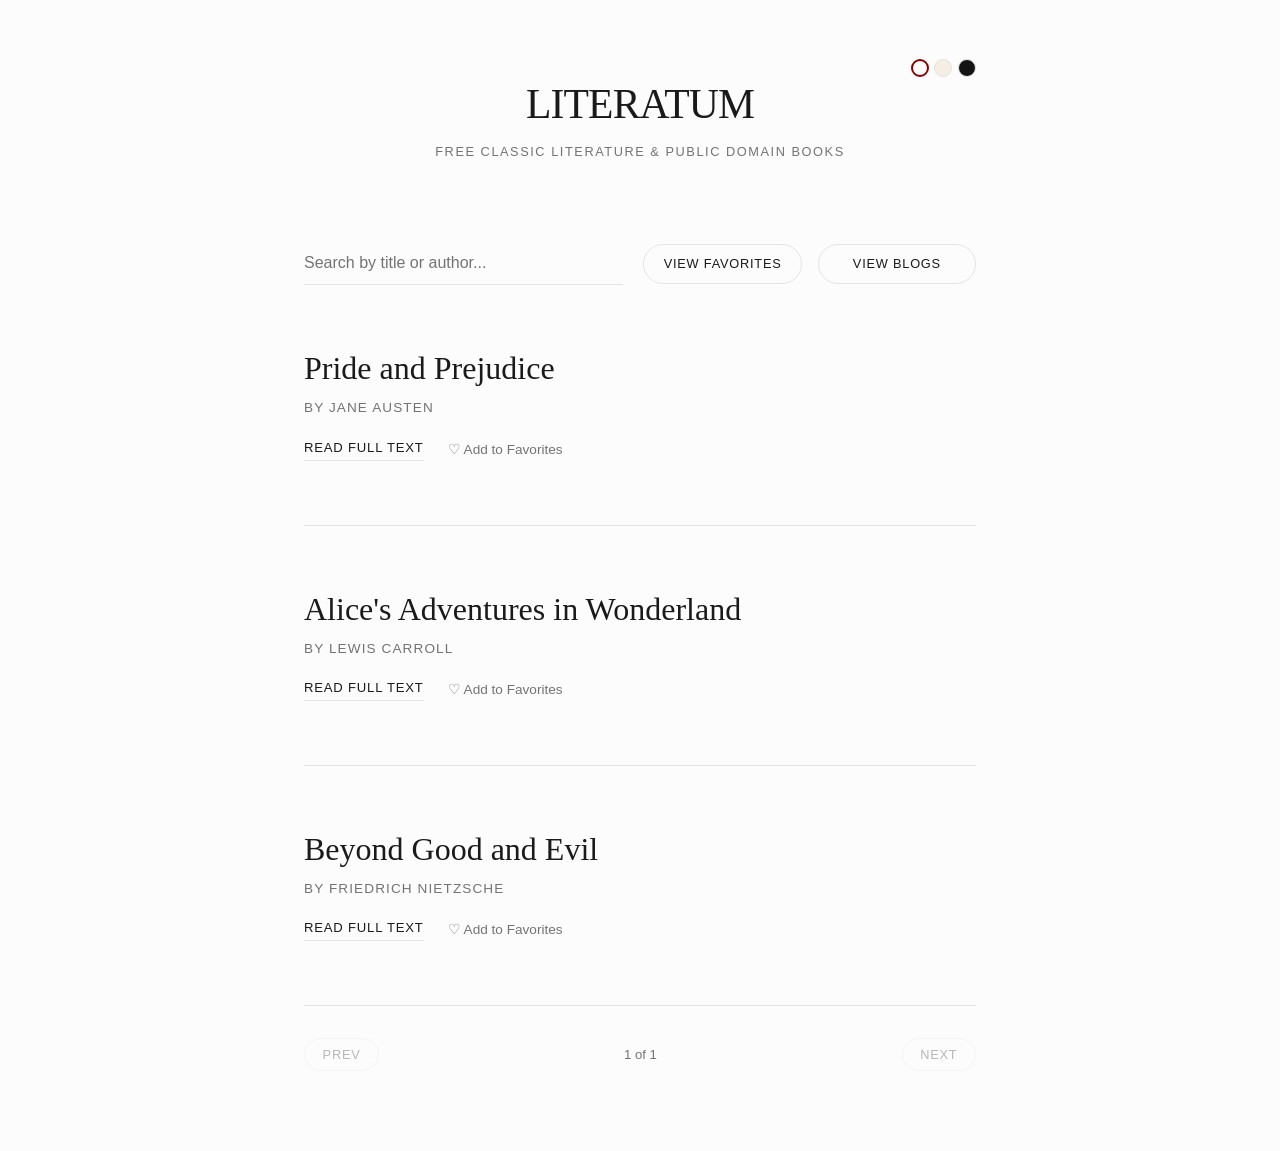
<file: index.html>
<!DOCTYPE html>
<html lang="en" data-theme="light">

<head>
  <meta charset="UTF-8">
  <meta name="viewport" content="width=device-width, initial-scale=1.0">

  <!-- ─── PRIMARY SEO ─── -->
  <title>Literatum — Free Classic Literature &amp; Public Domain Books</title>
  <meta name="description" content="Literatum is a curated archive of free public domain books. Read classic literature from authors like Jane Austen, Charles Dickens, and Mark Twain — no account required.">
  <meta name="keywords" content="public domain books, free classic literature, read books online, gutenberg, classic novels, free ebooks">
  <meta name="author" content="Literatum">
  <meta name="robots" content="index, follow">
  <link rel="canonical" href="https://yourdomain.com/">

  <!-- ─── OPEN GRAPH (Facebook, LinkedIn, WhatsApp) ─── -->
  <meta property="og:type" content="website">
  <meta property="og:site_name" content="Literatum">
  <meta property="og:title" content="Literatum — Free Classic Literature &amp; Public Domain Books">
  <meta property="og:description" content="A curated archive of timeless books, free to read. No sign-up, no paywalls — just great literature.">
  <meta property="og:url" content="https://yourdomain.com/">
  <meta property="og:image" content="https://yourdomain.com/og-image.png">
  <meta property="og:image:width" content="1200">
  <meta property="og:image:height" content="630">
  <meta property="og:locale" content="en_US">

  <!-- ─── TWITTER CARD ─── -->
  <meta name="twitter:card" content="summary_large_image">
  <meta name="twitter:title" content="Literatum — Free Classic Literature &amp; Public Domain Books">
  <meta name="twitter:description" content="A curated archive of timeless books, free to read. No sign-up, no paywalls — just great literature.">
  <meta name="twitter:image" content="https://yourdomain.com/og-image.png">

  <!-- ─── SCHEMA.ORG STRUCTURED DATA ─── -->
  <script type="application/ld+json">
  {
    "@context": "https://schema.org",
    "@type": "WebSite",
    "name": "Literatum",
    "url": "https://yourdomain.com/",
    "description": "A curated archive of free public domain books and classic literature.",
    "potentialAction": {
      "@type": "SearchAction",
      "target": {
        "@type": "EntryPoint",
        "urlTemplate": "https://yourdomain.com/?q={search_term_string}"
      },
      "query-input": "required name=search_term_string"
    }
  }
  </script>
  <script type="application/ld+json">
  {
    "@context": "https://schema.org",
    "@type": "CollectionPage",
    "name": "Literatum Book Archive",
    "description": "Browse hundreds of free public domain classics, from Victorian novels to ancient philosophy.",
    "url": "https://yourdomain.com/",
    "inLanguage": "en",
    "isAccessibleForFree": true,
    "publisher": {
      "@type": "Organization",
      "name": "Literatum",
      "url": "https://yourdomain.com/"
    }
  }
  </script>

  <link rel="stylesheet" href="styles/index.css">
</head>

<body>

  <div class="container">
    <header>
      <!-- Theme toggle dots -->
      <div class="theme-toggle">
        <button class="theme-dot" data-t="light" title="Light theme" aria-label="Switch to light theme"></button>
        <button class="theme-dot" data-t="sepia" title="Sepia theme" aria-label="Switch to sepia theme"></button>
        <button class="theme-dot" data-t="dark" title="Dark theme" aria-label="Switch to dark theme"></button>
      </div>
      <h1>LITERATUM</h1>
      <p class="subtitle">Free Classic Literature &amp; Public Domain Books</p>
    </header>

    <main>
      <div class="controls">
        <div class="search-wrapper">
          <label for="searchInput" class="visually-hidden">Search books by title or author</label>
          <input type="text" id="searchInput" placeholder="Search by title or author..." autocomplete="off" aria-label="Search books">
        </div>
        <div class="action-wrapper">
          <button id="toggleFavoritesBtn" class="btn">View Favorites</button>
          <a href="blog-index.html" class="btn" style="text-decoration: none; text-align: center">View Blogs</a>
        </div>
      </div>

      <div id="bookList" class="book-list" role="list" aria-label="Book collection">
        <!-- Books injected via JS -->
      </div>

      <nav class="pagination" aria-label="Book list pagination">
        <button id="prevBtn" disabled aria-label="Previous page">Prev</button>
        <span id="pageInfo" aria-live="polite">1 of 1</span>
        <button id="nextBtn" aria-label="Next page">Next</button>
      </nav>
    </main>
  </div>

  <!-- Visually hidden utility class for accessible labels -->
  <style>
    .visually-hidden {
      position: absolute;
      width: 1px;
      height: 1px;
      padding: 0;
      margin: -1px;
      overflow: hidden;
      clip: rect(0, 0, 0, 0);
      white-space: nowrap;
      border: 0;
    }
  </style>

  <script src="scripts/index.js" defer></script>
</body>

</html>
</file>
<file: styles/index.css>
/* ─── CSS VARIABLES (mirrors reader.html exactly) ─── */
:root {
  --bg: #fcfcfc;
  --surface: #f3f3f0;
  --text: #1a1a1a;
  --text-muted: #737373;
  --border: #e4e4e0;
  --accent: #8b0000;
  --accent-soft: rgba(139, 0, 0, .08);
  --shadow: rgba(0, 0, 0, .06);
  --transition: .25s ease;
}

[data-theme="sepia"] {
  --bg: #f5efe3;
  --surface: #ede5d5;
  --text: #3b2a1a;
  --text-muted: #8a7060;
  --border: #d8cdb8;
  --accent: #7a4a1e;
  --accent-soft: rgba(122, 74, 30, .08);
  --shadow: rgba(0, 0, 0, .08);
}

[data-theme="dark"] {
  --bg: #141414;
  --surface: #1e1e1e;
  --text: #ddd8cc;
  --text-muted: #6e6e6e;
  --border: #2a2a2a;
  --accent: #c0392b;
  --accent-soft: rgba(192, 57, 43, .1);
  --shadow: rgba(0, 0, 0, .3);
}

/* ─── RESET ─── */
*,
*::before,
*::after {
  box-sizing: border-box;
  margin: 0;
  padding: 0;
}

body {
  background-color: var(--bg);
  color: var(--text);
  font-family: -apple-system, BlinkMacSystemFont, "Segoe UI", Roboto, Helvetica, Arial, sans-serif;
  line-height: 1.6;
  -webkit-font-smoothing: antialiased;
  -moz-osx-font-smoothing: grayscale;
  transition: background var(--transition), color var(--transition);
  min-height: 100vh;
}

/* ─── LAYOUT ─── */
.container {
  max-width: 720px;
  margin: 0 auto;
  padding: 5rem 1.5rem 5rem;
}

/* ─── HEADER ─── */
header {
  margin-bottom: 5rem;
  text-align: center;
  position: relative;
}

h1 {
  font-family: Georgia, serif;
  font-size: 2.6rem;
  font-weight: 400;
  letter-spacing: -0.02em;
  margin-bottom: 0.75rem;
  color: var(--text);
  line-height: 1.2;
}

.subtitle {
  padding: 0 1.5rem;
  font-size: 0.8rem;
  color: var(--text-muted);
  text-transform: uppercase;
  letter-spacing: 0.12em;
}

/* ─── THEME TOGGLE ─── */
.theme-toggle {
  position: absolute;
  top: -25%;
  right: 0;
  display: flex;
  gap: 0.35rem;
}

.theme-dot {
  width: 18px;
  height: 18px;
  border-radius: 50%;
  border: 1.5px solid var(--border);
  cursor: pointer;
  transition: border-color .2s, transform .2s;
}

.theme-dot:hover {
  transform: scale(1.2);
}

.theme-dot[data-t="light"] {
  background: #fcfcfc;
}

.theme-dot[data-t="sepia"] {
  background: #f5efe3;
}

.theme-dot[data-t="dark"] {
  background: #141414;
}

.theme-dot.active {
  border-color: var(--accent);
  border-width: 2px;
}

/* ─── CONTROLS ─── */
.controls {
  display: flex;
  flex-direction: column;
  gap: 1.25rem;
  margin-bottom: 4rem;
}

@media (min-width: 600px) {
  .controls {
    flex-direction: row;
    align-items: center;
    justify-content: space-between;
  }
}

.search-wrapper {
  flex-grow: 1;
}

input[type="text"] {
  width: 100%;
  padding: 0.75rem 0;
  background: transparent;
  border: none;
  border-bottom: 1px solid var(--border);
  font-family: inherit;
  font-size: 1rem;
  color: var(--text);
  transition: border-color var(--transition);
}

input[type="text"]:focus {
  outline: none;
  border-bottom-color: var(--text);
}

input[type="text"]::placeholder {
  color: var(--text-muted);
}

.action-wrapper {
  display: grid;
  grid-template-columns: 1fr 1fr;
  gap: 1rem;
}

.btn {
  width: 100%;
  background: transparent;
  border: 1px solid var(--border);
  padding: 0.55rem 1.2rem;
  font-family: inherit;
  font-size: 0.8rem;
  color: var(--text);
  cursor: pointer;
  border-radius: 40px;
  transition: all var(--transition);
  text-transform: uppercase;
  letter-spacing: 0.06em;
  white-space: nowrap;
  flex-shrink: 0;
}

.btn:hover {
  border-color: var(--text);
}

.btn.active {
  background-color: var(--text);
  color: var(--bg);
  border-color: var(--text);
}

/* ─── BOOK LIST ─── */
.book-list {
  display: flex;
  flex-direction: column;
  gap: 4rem;
}

.book-card {
  display: flex;
  flex-direction: column;
  gap: 0.6rem;
}

.book-title {
  font-family: Georgia, serif;
  font-size: 2rem;
  font-weight: 400;
  line-height: 1.2;
  color: var(--text);
}

.book-author {
  font-size: 0.85rem;
  color: var(--text-muted);
  text-transform: uppercase;
  letter-spacing: 0.08em;
}

.book-actions {
  display: flex;
  align-items: center;
  gap: 1.5rem;
  margin-top: 0.5rem;
}

.link-read {
  font-size: 0.82rem;
  color: var(--text);
  text-decoration: none;
  border-bottom: 1px solid var(--border);
  padding-bottom: 2px;
  text-transform: uppercase;
  letter-spacing: 0.06em;
  transition: color var(--transition), border-color var(--transition);
}

.link-read:hover {
  color: var(--accent);
  border-color: var(--accent);
}

.btn-fav {
  background: none;
  border: none;
  font-size: 0.85rem;
  color: var(--text-muted);
  cursor: pointer;
  display: flex;
  align-items: center;
  gap: 0.4rem;
  transition: color var(--transition);
  padding: 0;
  font-family: inherit;
}

.btn-fav:hover {
  color: var(--text);
}

.btn-fav.favorited {
  color: var(--accent);
}

/* ─── DIVIDER between cards ─── */
.book-card+.book-card {
  padding-top: 4rem;
  border-top: 1px solid var(--border);
}

/* ─── PAGINATION ─── */
.pagination {
  display: flex;
  justify-content: space-between;
  align-items: center;
  margin-top: 4rem;
  padding-top: 2rem;
  border-top: 1px solid var(--border);
  font-size: 0.82rem;
  color: var(--text-muted);
  transition: border-color var(--transition);
}

.pagination button {
  background: none;
  border: 1px solid var(--border);
  border-radius: 40px;
  padding: 0.5rem 1.1rem;
  cursor: pointer;
  color: var(--text);
  font-size: 0.8rem;
  font-family: inherit;
  text-transform: uppercase;
  letter-spacing: 0.06em;
  transition: border-color var(--transition), opacity var(--transition);
}

.pagination button:hover:not(:disabled) {
  border-color: var(--text);
}

.pagination button:disabled {
  opacity: 0.3;
  cursor: not-allowed;
}

/* ─── EMPTY STATE ─── */
.empty-state {
  text-align: center;
  font-family: Georgia, serif;
  font-size: 1.2rem;
  color: var(--text-muted);
  font-style: italic;
  padding: 3rem 0;
}
</file>
